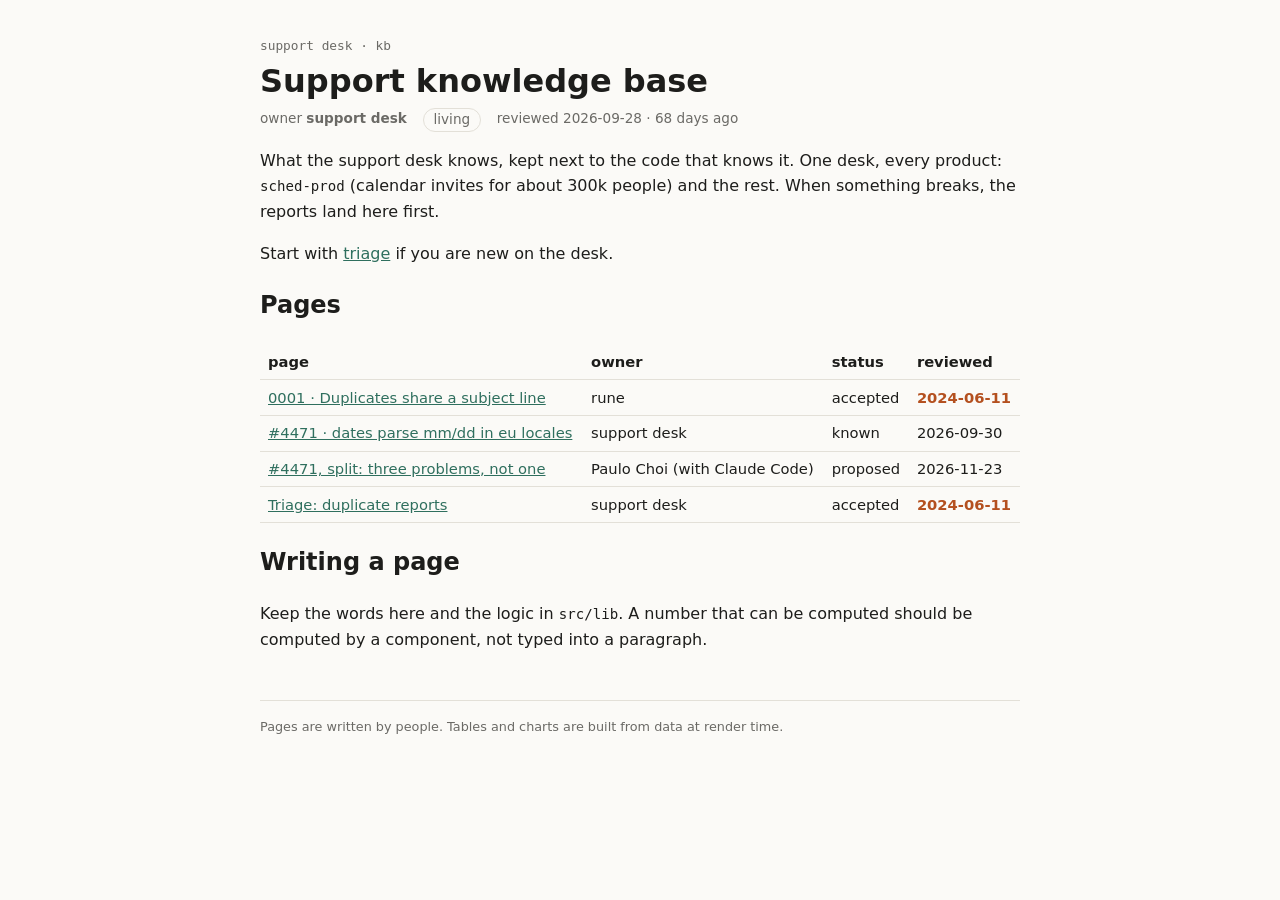
<file: render/kb/index.html>
<!doctype html>
<html lang="en">
  <head>
    <meta charset="utf-8" />
    <meta name="viewport" content="width=device-width, initial-scale=1" />
    <link href="../_app/immutable/entry/start.GxCTZvy5.js" rel="modulepreload">
		<link href="../_app/immutable/chunks/DnoyNMba.js" rel="modulepreload">
		<link href="../_app/immutable/chunks/Cayddm1k.js" rel="modulepreload">
		<link href="../_app/immutable/chunks/DXhvxdpI.js" rel="modulepreload">
		<link href="../_app/immutable/entry/app.BaFocCQ2.js" rel="modulepreload">
		<link href="../_app/immutable/chunks/4HIIzLmj.js" rel="modulepreload">
		<link href="../_app/immutable/chunks/B4WlwwdY.js" rel="modulepreload">
		<link href="../_app/immutable/chunks/CGyox8To.js" rel="modulepreload">
		<link href="../_app/immutable/chunks/gCpT5-Oq.js" rel="modulepreload">
		<link href="../_app/immutable/nodes/0.Cg-FDWb4.js" rel="modulepreload">
		<link href="../_app/immutable/chunks/BHsyMl1J.js" rel="modulepreload">
		<link href="../_app/immutable/nodes/2.BQu6oiw4.js" rel="modulepreload">
		<link href="../_app/immutable/chunks/BMg7KjJ0.js" rel="modulepreload">
		<link href="../_app/immutable/chunks/BO0vhjoT.js" rel="modulepreload">
		<link href="../_app/immutable/chunks/B_UWeQbZ.js" rel="modulepreload">
		<link href="../_app/immutable/chunks/mmFhQATv.js" rel="modulepreload">
		<link href="../_app/immutable/chunks/Bl79Eh-K.js" rel="modulepreload">
		<link href="../_app/immutable/chunks/VinSAddv.js" rel="modulepreload">
		<link href="../_app/immutable/chunks/DTVd_a61.js" rel="modulepreload">
		<!--e2jw2j--><!----><title>Support knowledge base · support kb</title>
		<link href="../_app/immutable/assets/runbook.BhhgOc_n.css" rel="stylesheet">
		<link href="../_app/immutable/assets/Callout.yLErXQDM.css" rel="stylesheet">
		<link href="../_app/immutable/assets/CauseTable.DuKfINX_.css" rel="stylesheet">
		<link href="../_app/immutable/assets/5.RjyiLLnr.css" rel="stylesheet">
		<link href="../_app/immutable/assets/4.GlFZa8QJ.css" rel="stylesheet">
		<link href="../_app/immutable/assets/6.C3mwiGDj.css" rel="stylesheet">
		<link href="../_app/immutable/assets/2.Bt0MwIZg.css" rel="stylesheet">
  </head>
  <body data-sveltekit-preload-data="hover">
    <div style="display: contents"><!--[--><!--[0--><!--[--><!--[--><div class="kb svelte-e2jw2j"><header><a class="crumb svelte-e2jw2j" href="/kb">support desk · kb</a> <h1 class="svelte-e2jw2j">Support knowledge base</h1> <p class="meta svelte-e2jw2j"><span>owner <b>support desk</b></span> <span class="status living svelte-e2jw2j">living</span> <span class="svelte-e2jw2j">reviewed 2026-09-28 · 57 days ago</span></p></header> <!--[-1--><!--]--> <main><p>What the support desk knows, kept next to the code that knows it. One desk, every product: <code>sched-prod</code> (calendar invites for about 300k people) and the rest. When something breaks, the reports land here first.</p> <p>Start with <a href="/kb/triage/dedupe">triage</a> if you are new on the desk.</p> <h2>Pages</h2> <table><thead><tr><th>page</th><th>owner</th><th>status</th><th>reviewed</th></tr></thead><tbody><!--[--><tr><td><a href="/kb/decisions/0001-dedupe-by-subject">0001 · Duplicates share a subject line</a></td><td>rune</td><td>accepted</td><td class="svelte-tbc1ha stale">2024-06-11</td></tr><tr><td><a href="/kb/incidents/4471">#4471 · dates parse mm/dd in eu locales</a></td><td>support desk</td><td>known</td><td class="svelte-tbc1ha">2026-09-30</td></tr><tr><td><a href="/kb/incidents/4471-split">#4471, split: three problems, not one</a></td><td>Paulo Choi (with Claude Code)</td><td>proposed</td><td class="svelte-tbc1ha">2026-11-23</td></tr><tr><td><a href="/kb/triage/dedupe">Triage: duplicate reports</a></td><td>support desk</td><td>accepted</td><td class="svelte-tbc1ha stale">2024-06-11</td></tr><!--]--></tbody></table><!----> <h2>Writing a page</h2> <p>Keep the words here and the logic in <code>src/lib</code>. A number that can be computed should be
computed by a component, not typed into a paragraph.</p><!----></main> <footer class="svelte-e2jw2j">Pages are written by people. Tables and charts are built from data at render time.</footer></div><!--]--><!----><!--]--><!--]--> <!--[-1--><!--]--><!--]-->
			
			<script>
				{
					__sveltekit_gq6lyx = {
						base: new URL("..", location).pathname.slice(0, -1)
					};

					const element = document.currentScript.parentElement;

					Promise.all([
						import("../_app/immutable/entry/start.GxCTZvy5.js"),
						import("../_app/immutable/entry/app.BaFocCQ2.js")
					]).then(([kit, app]) => {
						kit.start(app, element, {
							node_ids: [0, 2],
							data: [null,null],
							form: null,
							error: null
						});
					});
				}
			</script>
		</div>
  </body>
</html>
</file>
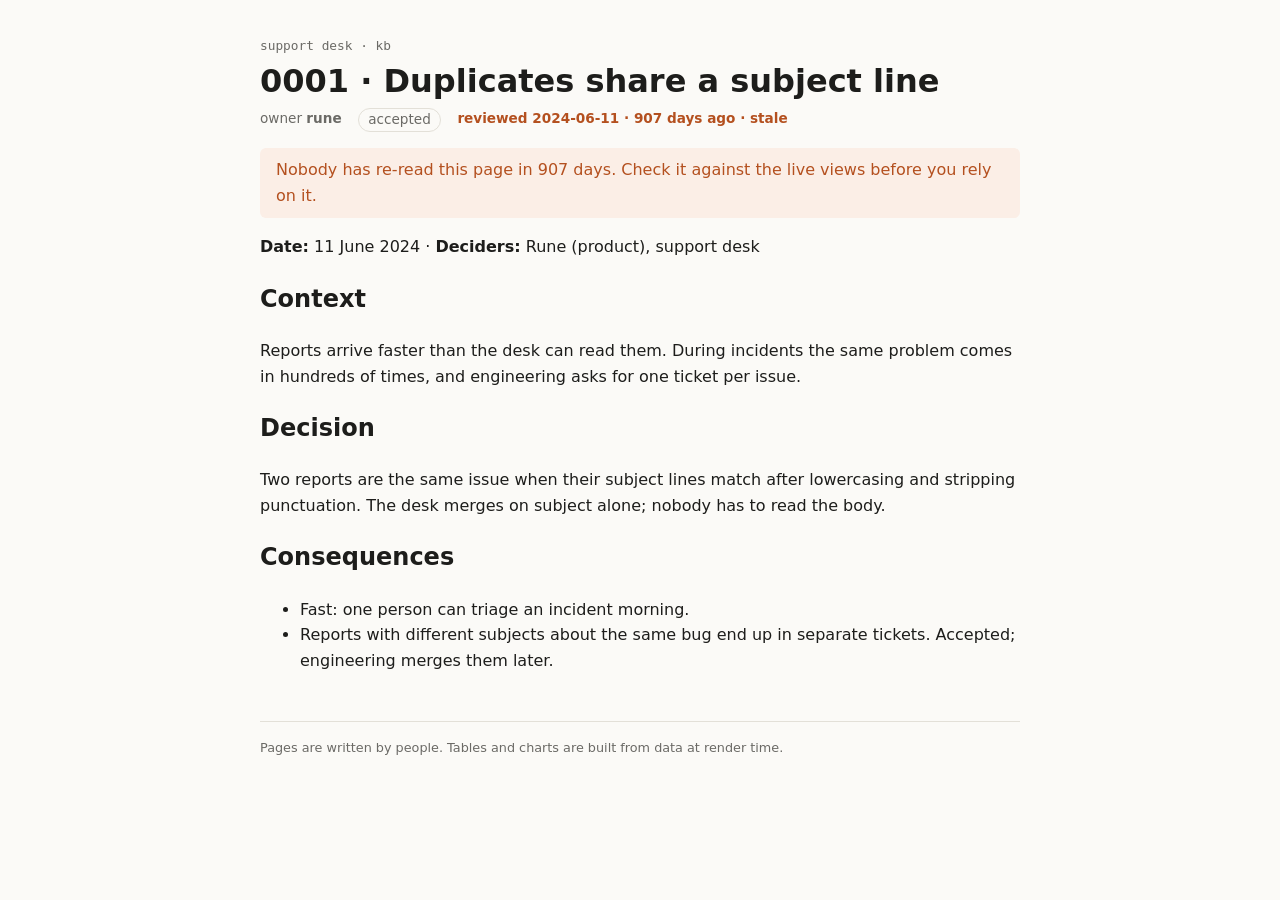
<file: render/kb/decisions/0001-dedupe-by-subject/index.html>
<!doctype html>
<html lang="en">
  <head>
    <meta charset="utf-8" />
    <meta name="viewport" content="width=device-width, initial-scale=1" />
    <link href="../../../_app/immutable/entry/start.GxCTZvy5.js" rel="modulepreload">
		<link href="../../../_app/immutable/chunks/DnoyNMba.js" rel="modulepreload">
		<link href="../../../_app/immutable/chunks/Cayddm1k.js" rel="modulepreload">
		<link href="../../../_app/immutable/chunks/DXhvxdpI.js" rel="modulepreload">
		<link href="../../../_app/immutable/entry/app.BaFocCQ2.js" rel="modulepreload">
		<link href="../../../_app/immutable/chunks/4HIIzLmj.js" rel="modulepreload">
		<link href="../../../_app/immutable/chunks/B4WlwwdY.js" rel="modulepreload">
		<link href="../../../_app/immutable/chunks/CGyox8To.js" rel="modulepreload">
		<link href="../../../_app/immutable/chunks/gCpT5-Oq.js" rel="modulepreload">
		<link href="../../../_app/immutable/nodes/0.Cg-FDWb4.js" rel="modulepreload">
		<link href="../../../_app/immutable/chunks/BHsyMl1J.js" rel="modulepreload">
		<link href="../../../_app/immutable/nodes/3.BIBIVNKV.js" rel="modulepreload">
		<link href="../../../_app/immutable/chunks/BO0vhjoT.js" rel="modulepreload">
		<link href="../../../_app/immutable/chunks/BMg7KjJ0.js" rel="modulepreload">
		<!--e2jw2j--><!----><title>0001 · Duplicates share a subject line · support kb</title>
		<link href="../../../_app/immutable/assets/runbook.BhhgOc_n.css" rel="stylesheet">
  </head>
  <body data-sveltekit-preload-data="hover">
    <div style="display: contents"><!--[--><!--[0--><!--[--><!--[--><div class="kb svelte-e2jw2j"><header><a class="crumb svelte-e2jw2j" href="/kb">support desk · kb</a> <h1 class="svelte-e2jw2j">0001 · Duplicates share a subject line</h1> <p class="meta svelte-e2jw2j"><span>owner <b>rune</b></span> <span class="status accepted svelte-e2jw2j">accepted</span> <span class="svelte-e2jw2j stale">reviewed 2024-06-11 · 896 days ago · stale</span></p></header> <!--[0--><p class="banner svelte-e2jw2j">Nobody has re-read this page in 896 days. Check it against the live views before you rely on it.</p><!--]--> <main><p><strong>Date:</strong> 11 June 2024 · <strong>Deciders:</strong> Rune (product), support desk</p> <h2>Context</h2> <p>Reports arrive faster than the desk can read them. During incidents the same problem comes in
hundreds of times, and engineering asks for one ticket per issue.</p> <h2>Decision</h2> <p>Two reports are the same issue when their subject lines match after lowercasing and stripping
punctuation. The desk merges on subject alone; nobody has to read the body.</p> <h2>Consequences</h2> <ul><li>Fast: one person can triage an incident morning.</li> <li>Reports with different subjects about the same bug end up in separate tickets. Accepted;
engineering merges them later.</li></ul><!----></main> <footer class="svelte-e2jw2j">Pages are written by people. Tables and charts are built from data at render time.</footer></div><!--]--><!----><!--]--><!--]--> <!--[-1--><!--]--><!--]-->
			
			<script>
				{
					__sveltekit_gq6lyx = {
						base: new URL("../../..", location).pathname.slice(0, -1)
					};

					const element = document.currentScript.parentElement;

					Promise.all([
						import("../../../_app/immutable/entry/start.GxCTZvy5.js"),
						import("../../../_app/immutable/entry/app.BaFocCQ2.js")
					]).then(([kit, app]) => {
						kit.start(app, element, {
							node_ids: [0, 3],
							data: [null,null],
							form: null,
							error: null
						});
					});
				}
			</script>
		</div>
  </body>
</html>
</file>
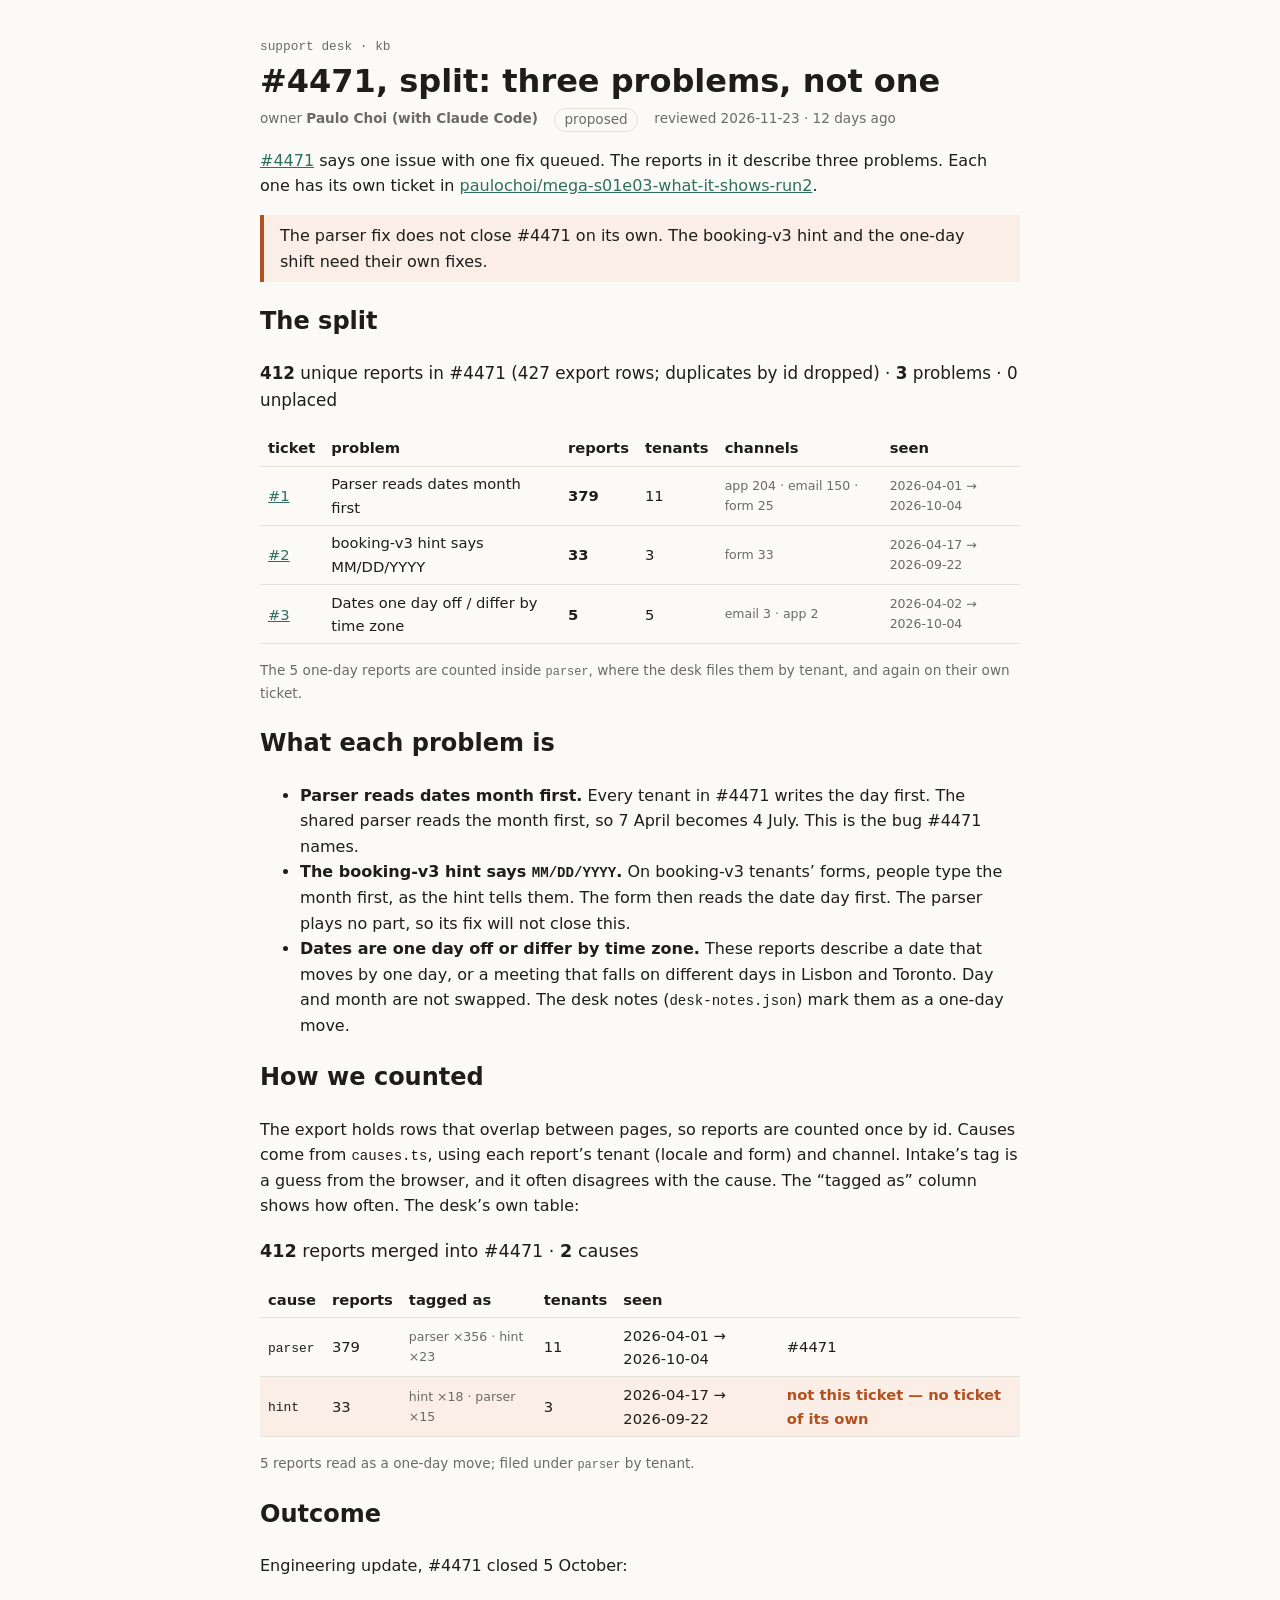
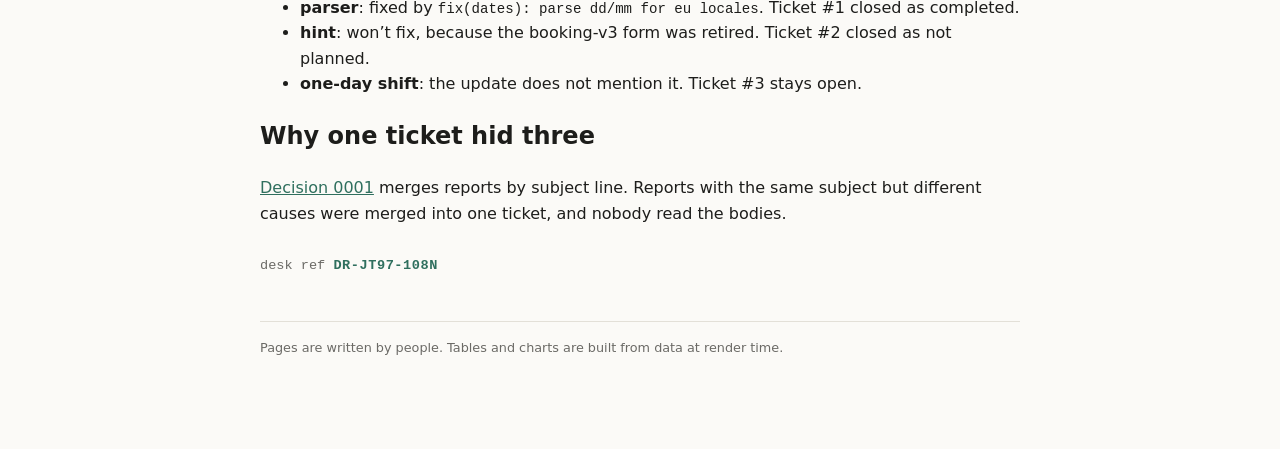
<file: render/kb/incidents/4471-split/index.html>
<!doctype html>
<html lang="en">
  <head>
    <meta charset="utf-8" />
    <meta name="viewport" content="width=device-width, initial-scale=1" />
    <link href="../../../_app/immutable/entry/start.GxCTZvy5.js" rel="modulepreload">
		<link href="../../../_app/immutable/chunks/DnoyNMba.js" rel="modulepreload">
		<link href="../../../_app/immutable/chunks/Cayddm1k.js" rel="modulepreload">
		<link href="../../../_app/immutable/chunks/DXhvxdpI.js" rel="modulepreload">
		<link href="../../../_app/immutable/entry/app.BaFocCQ2.js" rel="modulepreload">
		<link href="../../../_app/immutable/chunks/4HIIzLmj.js" rel="modulepreload">
		<link href="../../../_app/immutable/chunks/B4WlwwdY.js" rel="modulepreload">
		<link href="../../../_app/immutable/chunks/CGyox8To.js" rel="modulepreload">
		<link href="../../../_app/immutable/chunks/gCpT5-Oq.js" rel="modulepreload">
		<link href="../../../_app/immutable/nodes/0.Cg-FDWb4.js" rel="modulepreload">
		<link href="../../../_app/immutable/chunks/BHsyMl1J.js" rel="modulepreload">
		<link href="../../../_app/immutable/nodes/5.oSnZi0bC.js" rel="modulepreload">
		<link href="../../../_app/immutable/chunks/B_UWeQbZ.js" rel="modulepreload">
		<link href="../../../_app/immutable/chunks/BMg7KjJ0.js" rel="modulepreload">
		<link href="../../../_app/immutable/chunks/mmFhQATv.js" rel="modulepreload">
		<link href="../../../_app/immutable/chunks/Bl79Eh-K.js" rel="modulepreload">
		<!--e2jw2j--><!----><title>#4471, split: three problems, not one · support kb</title>
		<link href="../../../_app/immutable/assets/runbook.BhhgOc_n.css" rel="stylesheet">
		<link href="../../../_app/immutable/assets/Callout.yLErXQDM.css" rel="stylesheet">
		<link href="../../../_app/immutable/assets/CauseTable.DuKfINX_.css" rel="stylesheet">
		<link href="../../../_app/immutable/assets/5.RjyiLLnr.css" rel="stylesheet">
  </head>
  <body data-sveltekit-preload-data="hover">
    <div style="display: contents"><!--[--><!--[0--><!--[--><!--[--><div class="kb svelte-e2jw2j"><header><a class="crumb svelte-e2jw2j" href="/kb">support desk · kb</a> <h1 class="svelte-e2jw2j">#4471, split: three problems, not one</h1> <p class="meta svelte-e2jw2j"><span>owner <b>Paulo Choi (with Claude Code)</b></span> <span class="status proposed svelte-e2jw2j">proposed</span> <span class="svelte-e2jw2j">reviewed 2026-11-23 · 1 days ago</span></p></header> <!--[-1--><!--]--> <main><p><a href="/kb/incidents/4471">#4471</a> says one issue with one fix queued. The reports in it describe three problems.
Each one has its own ticket in <a href="https://github.com/paulochoi/mega-s01e03-what-it-shows-run2/issues" rel="nofollow">paulochoi/mega-s01e03-what-it-shows-run2</a>.</p> <aside class="warn svelte-17bri61"><!---->The parser fix does not close #4471 on its own. The booking-v3 hint and the one-day shift need their own fixes.<!----></aside><!----> <h2>The split</h2> <p class="sum svelte-h3x27m"><strong>412</strong> unique reports in #4471 (427 export rows; duplicates by id dropped) · <strong>3</strong> problems · 0 unplaced</p> <table><thead><tr><th>ticket</th><th>problem</th><th>reports</th><th>tenants</th><th>channels</th><th>seen</th></tr></thead><tbody><!--[--><tr><td><a href="https://github.com/paulochoi/mega-s01e03-what-it-shows-run2/issues/1">#1</a></td><td>Parser reads dates month first</td><td><strong>379</strong></td><td>11</td><td class="muted svelte-h3x27m">app 204 · email 150 · form 25</td><td class="muted svelte-h3x27m">2026-04-01 → 2026-10-04</td></tr><tr><td><a href="https://github.com/paulochoi/mega-s01e03-what-it-shows-run2/issues/2">#2</a></td><td>booking-v3 hint says MM/DD/YYYY</td><td><strong>33</strong></td><td>3</td><td class="muted svelte-h3x27m">form 33</td><td class="muted svelte-h3x27m">2026-04-17 → 2026-09-22</td></tr><tr><td><a href="https://github.com/paulochoi/mega-s01e03-what-it-shows-run2/issues/3">#3</a></td><td>Dates one day off / differ by time zone</td><td><strong>5</strong></td><td>5</td><td class="muted svelte-h3x27m">email 3 · app 2</td><td class="muted svelte-h3x27m">2026-04-02 → 2026-10-04</td></tr><!--]--></tbody></table> <p class="muted svelte-h3x27m">The 5 one-day reports are counted inside <code>parser</code>, where the desk files them by tenant, and again on their own ticket.</p><!----> <h2>What each problem is</h2> <ul><li><strong>Parser reads dates month first.</strong> Every tenant in #4471 writes the day first. The shared parser reads the month first, so 7 April becomes 4 July. This is the bug #4471 names.</li> <li><strong>The booking-v3 hint says <code>MM/DD/YYYY</code>.</strong> On booking-v3 tenants’ forms, people type the month first, as the hint tells them. The form then reads the date day first. The parser plays no part, so its fix will not close this.</li> <li><strong>Dates are one day off or differ by time zone.</strong> These reports describe a date that moves by one day, or a meeting that falls on different days in Lisbon and Toronto. Day and month are not swapped. The desk notes (<code>desk-notes.json</code>) mark them as a one-day move.</li></ul> <h2>How we counted</h2> <p>The export holds rows that overlap between pages, so reports are counted once by id. Causes come from <code>causes.ts</code>, using each report’s tenant (locale and form) and channel. Intake’s tag is a guess from the browser, and it often disagrees with the cause. The “tagged as” column shows how often. The desk’s own table:</p> <p class="sum svelte-12oyimm"><strong>412</strong> reports merged into #4471 · <strong>2</strong> causes</p> <table><thead><tr><th>cause</th><th>reports</th><th>tagged as</th><th>tenants</th><th>seen</th><th></th></tr></thead><tbody><!--[--><tr class="svelte-12oyimm"><td class="svelte-12oyimm"><code>parser</code></td><td class="svelte-12oyimm">379</td><td class="tags svelte-12oyimm">parser ×356 · hint ×23</td><td class="svelte-12oyimm">11</td><td class="svelte-12oyimm">2026-04-01 → 2026-10-04</td><td class="svelte-12oyimm">#4471</td></tr><tr class="svelte-12oyimm wrong"><td class="svelte-12oyimm"><code>hint</code></td><td class="svelte-12oyimm">33</td><td class="tags svelte-12oyimm">hint ×18 · parser ×15</td><td class="svelte-12oyimm">3</td><td class="svelte-12oyimm">2026-04-17 → 2026-09-22</td><td class="svelte-12oyimm">not this ticket — no ticket of its own</td></tr><!--]--></tbody></table> <!--[--><!--[0--><p class="note svelte-12oyimm">5 reports read as a one-day move; filed under <code>parser</code> by tenant.</p><!--]--><!--[-1--><!--]--><!--]--><!----> <h2>Outcome</h2> <p>Engineering update, #4471 closed 5 October:</p> <ul><li><strong>parser</strong>: fixed by <code>fix(dates): parse dd/mm for eu locales</code>. Ticket #1 closed as completed.</li> <li><strong>hint</strong>: won’t fix, because the booking-v3 form was retired. Ticket #2 closed as not planned.</li> <li><strong>one-day shift</strong>: the update does not mention it. Ticket #3 stays open.</li></ul> <h2>Why one ticket hid three</h2> <p><a href="/kb/decisions/0001-dedupe-by-subject">Decision 0001</a> merges reports by subject line. Reports with the same subject but different causes were merged into one ticket, and nobody read the bodies.</p> <!--[0--><p class="stamp svelte-1280m42">desk ref <b class="svelte-1280m42">DR-JT97-108N</b></p><!--]--><!----><!----></main> <footer class="svelte-e2jw2j">Pages are written by people. Tables and charts are built from data at render time.</footer></div><!--]--><!----><!--]--><!--]--> <!--[-1--><!--]--><!--]-->
			
			<script>
				{
					__sveltekit_gq6lyx = {
						base: new URL("../../..", location).pathname.slice(0, -1)
					};

					const element = document.currentScript.parentElement;

					Promise.all([
						import("../../../_app/immutable/entry/start.GxCTZvy5.js"),
						import("../../../_app/immutable/entry/app.BaFocCQ2.js")
					]).then(([kit, app]) => {
						kit.start(app, element, {
							node_ids: [0, 5],
							data: [null,null],
							form: null,
							error: null
						});
					});
				}
			</script>
		</div>
  </body>
</html>
</file>
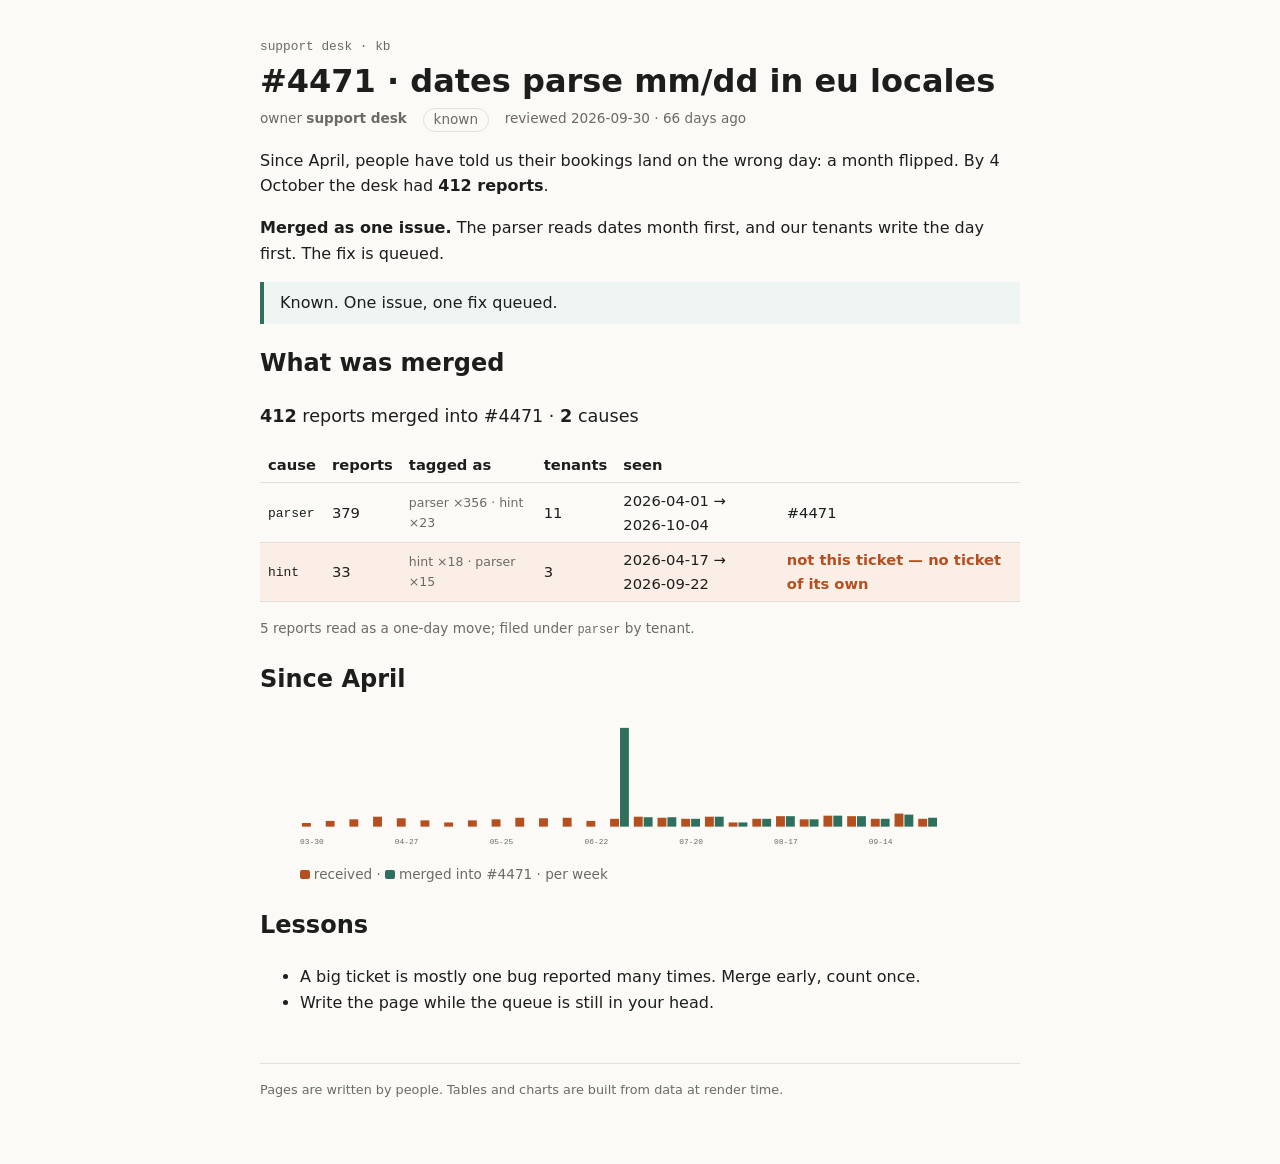
<file: render/kb/incidents/4471/index.html>
<!doctype html>
<html lang="en">
  <head>
    <meta charset="utf-8" />
    <meta name="viewport" content="width=device-width, initial-scale=1" />
    <link href="../../../_app/immutable/entry/start.GxCTZvy5.js" rel="modulepreload">
		<link href="../../../_app/immutable/chunks/DnoyNMba.js" rel="modulepreload">
		<link href="../../../_app/immutable/chunks/Cayddm1k.js" rel="modulepreload">
		<link href="../../../_app/immutable/chunks/DXhvxdpI.js" rel="modulepreload">
		<link href="../../../_app/immutable/entry/app.BaFocCQ2.js" rel="modulepreload">
		<link href="../../../_app/immutable/chunks/4HIIzLmj.js" rel="modulepreload">
		<link href="../../../_app/immutable/chunks/B4WlwwdY.js" rel="modulepreload">
		<link href="../../../_app/immutable/chunks/CGyox8To.js" rel="modulepreload">
		<link href="../../../_app/immutable/chunks/gCpT5-Oq.js" rel="modulepreload">
		<link href="../../../_app/immutable/nodes/0.Cg-FDWb4.js" rel="modulepreload">
		<link href="../../../_app/immutable/chunks/BHsyMl1J.js" rel="modulepreload">
		<link href="../../../_app/immutable/nodes/4.Dl2f21Vv.js" rel="modulepreload">
		<link href="../../../_app/immutable/chunks/VinSAddv.js" rel="modulepreload">
		<link href="../../../_app/immutable/chunks/BMg7KjJ0.js" rel="modulepreload">
		<link href="../../../_app/immutable/chunks/Bl79Eh-K.js" rel="modulepreload">
		<link href="../../../_app/immutable/chunks/mmFhQATv.js" rel="modulepreload">
		<!--e2jw2j--><!----><title>#4471 · dates parse mm/dd in eu locales · support kb</title>
		<link href="../../../_app/immutable/assets/runbook.BhhgOc_n.css" rel="stylesheet">
		<link href="../../../_app/immutable/assets/Callout.yLErXQDM.css" rel="stylesheet">
		<link href="../../../_app/immutable/assets/CauseTable.DuKfINX_.css" rel="stylesheet">
		<link href="../../../_app/immutable/assets/4.GlFZa8QJ.css" rel="stylesheet">
  </head>
  <body data-sveltekit-preload-data="hover">
    <div style="display: contents"><!--[--><!--[0--><!--[--><!--[--><div class="kb svelte-e2jw2j"><header><a class="crumb svelte-e2jw2j" href="/kb">support desk · kb</a> <h1 class="svelte-e2jw2j">#4471 · dates parse mm/dd in eu locales</h1> <p class="meta svelte-e2jw2j"><span>owner <b>support desk</b></span> <span class="status known svelte-e2jw2j">known</span> <span class="svelte-e2jw2j">reviewed 2026-09-30 · 55 days ago</span></p></header> <!--[-1--><!--]--> <main><p>Since April, people have told us their bookings land on the wrong day: a month flipped. By
4 October the desk had <strong>412 reports</strong>.</p> <p><strong>Merged as one issue.</strong> The parser reads dates month first, and our tenants write the day
first. The fix is queued.</p> <aside class="note svelte-17bri61"><!---->Known. One issue, one fix queued.<!----></aside><!----> <h2>What was merged</h2> <p class="sum svelte-12oyimm"><strong>412</strong> reports merged into #4471 · <strong>2</strong> causes</p> <table><thead><tr><th>cause</th><th>reports</th><th>tagged as</th><th>tenants</th><th>seen</th><th></th></tr></thead><tbody><!--[--><tr class="svelte-12oyimm"><td class="svelte-12oyimm"><code>parser</code></td><td class="svelte-12oyimm">379</td><td class="tags svelte-12oyimm">parser ×356 · hint ×23</td><td class="svelte-12oyimm">11</td><td class="svelte-12oyimm">2026-04-01 → 2026-10-04</td><td class="svelte-12oyimm">#4471</td></tr><tr class="svelte-12oyimm wrong"><td class="svelte-12oyimm"><code>hint</code></td><td class="svelte-12oyimm">33</td><td class="tags svelte-12oyimm">hint ×18 · parser ×15</td><td class="svelte-12oyimm">3</td><td class="svelte-12oyimm">2026-04-17 → 2026-09-22</td><td class="svelte-12oyimm">not this ticket — no ticket of its own</td></tr><!--]--></tbody></table> <!--[--><!--[0--><p class="note svelte-12oyimm">5 reports read as a one-day move; filed under <code>parser</code> by tenant.</p><!--]--><!--[-1--><!--]--><!--]--><!----> <h2>Since April</h2> <figure><svg viewBox="0 0 648 140" role="img" aria-label="reports received and merged into #4471, per week" class="svelte-18a6qal"><!--[--><rect class="in svelte-18a6qal" x="2" y="106.29629629629629" width="9" height="3.7037037037037033"></rect><rect class="merged svelte-18a6qal" x="12" y="110" width="9" height="0"></rect><!--[0--><text x="12" y="128" class="svelte-18a6qal">03-30</text><!--]--><rect class="in svelte-18a6qal" x="26" y="104.17989417989418" width="9" height="5.82010582010582"></rect><rect class="merged svelte-18a6qal" x="36" y="110" width="9" height="0"></rect><!--[-1--><!--]--><rect class="in svelte-18a6qal" x="50" y="102.5925925925926" width="9" height="7.4074074074074066"></rect><rect class="merged svelte-18a6qal" x="60" y="110" width="9" height="0"></rect><!--[-1--><!--]--><rect class="in svelte-18a6qal" x="74" y="99.94708994708995" width="9" height="10.052910052910052"></rect><rect class="merged svelte-18a6qal" x="84" y="110" width="9" height="0"></rect><!--[-1--><!--]--><rect class="in svelte-18a6qal" x="98" y="101.53439153439153" width="9" height="8.465608465608465"></rect><rect class="merged svelte-18a6qal" x="108" y="110" width="9" height="0"></rect><!--[0--><text x="108" y="128" class="svelte-18a6qal">04-27</text><!--]--><rect class="in svelte-18a6qal" x="122" y="103.65079365079364" width="9" height="6.349206349206349"></rect><rect class="merged svelte-18a6qal" x="132" y="110" width="9" height="0"></rect><!--[-1--><!--]--><rect class="in svelte-18a6qal" x="146" y="105.76719576719577" width="9" height="4.232804232804233"></rect><rect class="merged svelte-18a6qal" x="156" y="110" width="9" height="0"></rect><!--[-1--><!--]--><rect class="in svelte-18a6qal" x="170" y="103.65079365079364" width="9" height="6.349206349206349"></rect><rect class="merged svelte-18a6qal" x="180" y="110" width="9" height="0"></rect><!--[-1--><!--]--><rect class="in svelte-18a6qal" x="194" y="102.5925925925926" width="9" height="7.4074074074074066"></rect><rect class="merged svelte-18a6qal" x="204" y="110" width="9" height="0"></rect><!--[0--><text x="204" y="128" class="svelte-18a6qal">05-25</text><!--]--><rect class="in svelte-18a6qal" x="218" y="101.00529100529101" width="9" height="8.994708994708994"></rect><rect class="merged svelte-18a6qal" x="228" y="110" width="9" height="0"></rect><!--[-1--><!--]--><rect class="in svelte-18a6qal" x="242" y="101.53439153439153" width="9" height="8.465608465608465"></rect><rect class="merged svelte-18a6qal" x="252" y="110" width="9" height="0"></rect><!--[-1--><!--]--><rect class="in svelte-18a6qal" x="266" y="101.00529100529101" width="9" height="8.994708994708994"></rect><rect class="merged svelte-18a6qal" x="276" y="110" width="9" height="0"></rect><!--[-1--><!--]--><rect class="in svelte-18a6qal" x="290" y="104.17989417989418" width="9" height="5.82010582010582"></rect><rect class="merged svelte-18a6qal" x="300" y="110" width="9" height="0"></rect><!--[0--><text x="300" y="128" class="svelte-18a6qal">06-22</text><!--]--><rect class="in svelte-18a6qal" x="314" y="102.06349206349206" width="9" height="7.936507936507936"></rect><rect class="merged svelte-18a6qal" x="324" y="10" width="9" height="100"></rect><!--[-1--><!--]--><rect class="in svelte-18a6qal" x="338" y="99.94708994708995" width="9" height="10.052910052910052"></rect><rect class="merged svelte-18a6qal" x="348" y="100.47619047619048" width="9" height="9.523809523809524"></rect><!--[-1--><!--]--><rect class="in svelte-18a6qal" x="362" y="101.00529100529101" width="9" height="8.994708994708994"></rect><rect class="merged svelte-18a6qal" x="372" y="100.47619047619048" width="9" height="9.523809523809524"></rect><!--[-1--><!--]--><rect class="in svelte-18a6qal" x="386" y="102.06349206349206" width="9" height="7.936507936507936"></rect><rect class="merged svelte-18a6qal" x="396" y="102.06349206349206" width="9" height="7.936507936507936"></rect><!--[0--><text x="396" y="128" class="svelte-18a6qal">07-20</text><!--]--><rect class="in svelte-18a6qal" x="410" y="99.94708994708995" width="9" height="10.052910052910052"></rect><rect class="merged svelte-18a6qal" x="420" y="99.94708994708995" width="9" height="10.052910052910052"></rect><!--[-1--><!--]--><rect class="in svelte-18a6qal" x="434" y="105.76719576719577" width="9" height="4.232804232804233"></rect><rect class="merged svelte-18a6qal" x="444" y="105.76719576719577" width="9" height="4.232804232804233"></rect><!--[-1--><!--]--><rect class="in svelte-18a6qal" x="458" y="102.06349206349206" width="9" height="7.936507936507936"></rect><rect class="merged svelte-18a6qal" x="468" y="102.06349206349206" width="9" height="7.936507936507936"></rect><!--[-1--><!--]--><rect class="in svelte-18a6qal" x="482" y="99.41798941798942" width="9" height="10.582010582010582"></rect><rect class="merged svelte-18a6qal" x="492" y="99.41798941798942" width="9" height="10.582010582010582"></rect><!--[0--><text x="492" y="128" class="svelte-18a6qal">08-17</text><!--]--><rect class="in svelte-18a6qal" x="506" y="102.5925925925926" width="9" height="7.4074074074074066"></rect><rect class="merged svelte-18a6qal" x="516" y="102.5925925925926" width="9" height="7.4074074074074066"></rect><!--[-1--><!--]--><rect class="in svelte-18a6qal" x="530" y="98.88888888888889" width="9" height="11.11111111111111"></rect><rect class="merged svelte-18a6qal" x="540" y="98.88888888888889" width="9" height="11.11111111111111"></rect><!--[-1--><!--]--><rect class="in svelte-18a6qal" x="554" y="99.41798941798942" width="9" height="10.582010582010582"></rect><rect class="merged svelte-18a6qal" x="564" y="99.41798941798942" width="9" height="10.582010582010582"></rect><!--[-1--><!--]--><rect class="in svelte-18a6qal" x="578" y="102.06349206349206" width="9" height="7.936507936507936"></rect><rect class="merged svelte-18a6qal" x="588" y="102.06349206349206" width="9" height="7.936507936507936"></rect><!--[0--><text x="588" y="128" class="svelte-18a6qal">09-14</text><!--]--><rect class="in svelte-18a6qal" x="602" y="96.77248677248677" width="9" height="13.227513227513226"></rect><rect class="merged svelte-18a6qal" x="612" y="97.83068783068784" width="9" height="12.16931216931217"></rect><!--[-1--><!--]--><rect class="in svelte-18a6qal" x="626" y="102.06349206349206" width="9" height="7.936507936507936"></rect><rect class="merged svelte-18a6qal" x="636" y="101.00529100529101" width="9" height="8.994708994708994"></rect><!--[-1--><!--]--><!--]--></svg> <figcaption class="svelte-18a6qal"><span class="key in svelte-18a6qal"></span> received · <span class="key merged svelte-18a6qal"></span> merged into #4471 · per week</figcaption></figure><!----> <h2>Lessons</h2> <ul><li>A big ticket is mostly one bug reported many times. Merge early, count once.</li> <li>Write the page while the queue is still in your head.</li></ul><!----></main> <footer class="svelte-e2jw2j">Pages are written by people. Tables and charts are built from data at render time.</footer></div><!--]--><!----><!--]--><!--]--> <!--[-1--><!--]--><!--]-->
			
			<script>
				{
					__sveltekit_gq6lyx = {
						base: new URL("../../..", location).pathname.slice(0, -1)
					};

					const element = document.currentScript.parentElement;

					Promise.all([
						import("../../../_app/immutable/entry/start.GxCTZvy5.js"),
						import("../../../_app/immutable/entry/app.BaFocCQ2.js")
					]).then(([kit, app]) => {
						kit.start(app, element, {
							node_ids: [0, 4],
							data: [null,null],
							form: null,
							error: null
						});
					});
				}
			</script>
		</div>
  </body>
</html>
</file>
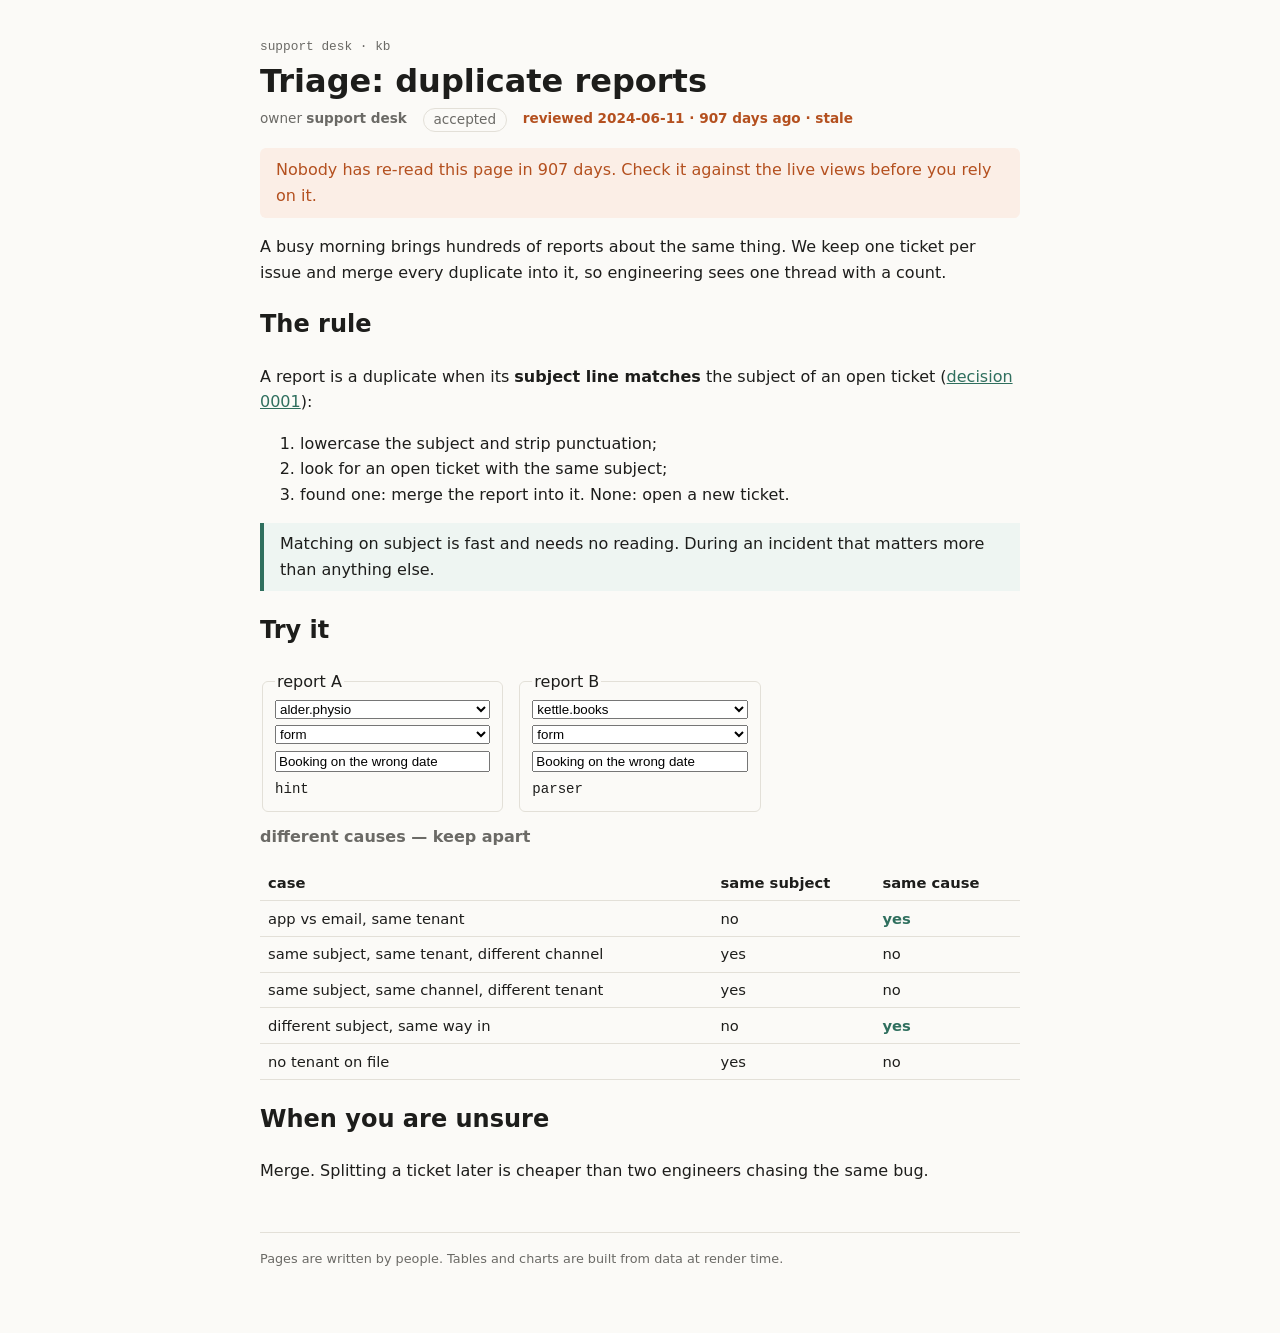
<file: render/kb/triage/dedupe/index.html>
<!doctype html>
<html lang="en">
  <head>
    <meta charset="utf-8" />
    <meta name="viewport" content="width=device-width, initial-scale=1" />
    <link href="../../../_app/immutable/entry/start.GxCTZvy5.js" rel="modulepreload">
		<link href="../../../_app/immutable/chunks/DnoyNMba.js" rel="modulepreload">
		<link href="../../../_app/immutable/chunks/Cayddm1k.js" rel="modulepreload">
		<link href="../../../_app/immutable/chunks/DXhvxdpI.js" rel="modulepreload">
		<link href="../../../_app/immutable/entry/app.BaFocCQ2.js" rel="modulepreload">
		<link href="../../../_app/immutable/chunks/4HIIzLmj.js" rel="modulepreload">
		<link href="../../../_app/immutable/chunks/B4WlwwdY.js" rel="modulepreload">
		<link href="../../../_app/immutable/chunks/CGyox8To.js" rel="modulepreload">
		<link href="../../../_app/immutable/chunks/gCpT5-Oq.js" rel="modulepreload">
		<link href="../../../_app/immutable/nodes/0.Cg-FDWb4.js" rel="modulepreload">
		<link href="../../../_app/immutable/chunks/BHsyMl1J.js" rel="modulepreload">
		<link href="../../../_app/immutable/nodes/6.BL7FnKuD.js" rel="modulepreload">
		<link href="../../../_app/immutable/chunks/DTVd_a61.js" rel="modulepreload">
		<link href="../../../_app/immutable/chunks/BMg7KjJ0.js" rel="modulepreload">
		<link href="../../../_app/immutable/chunks/mmFhQATv.js" rel="modulepreload">
		<!--e2jw2j--><!----><title>Triage: duplicate reports · support kb</title>
		<link href="../../../_app/immutable/assets/runbook.BhhgOc_n.css" rel="stylesheet">
		<link href="../../../_app/immutable/assets/Callout.yLErXQDM.css" rel="stylesheet">
		<link href="../../../_app/immutable/assets/6.C3mwiGDj.css" rel="stylesheet">
  </head>
  <body data-sveltekit-preload-data="hover">
    <div style="display: contents"><!--[--><!--[0--><!--[--><!--[--><div class="kb svelte-e2jw2j"><header><a class="crumb svelte-e2jw2j" href="/kb">support desk · kb</a> <h1 class="svelte-e2jw2j">Triage: duplicate reports</h1> <p class="meta svelte-e2jw2j"><span>owner <b>support desk</b></span> <span class="status accepted svelte-e2jw2j">accepted</span> <span class="svelte-e2jw2j stale">reviewed 2024-06-11 · 896 days ago · stale</span></p></header> <!--[0--><p class="banner svelte-e2jw2j">Nobody has re-read this page in 896 days. Check it against the live views before you rely on it.</p><!--]--> <main><p>A busy morning brings hundreds of reports about the same thing. We keep one ticket per issue
and merge every duplicate into it, so engineering sees one thread with a count.</p> <h2>The rule</h2> <p>A report is a duplicate when its <strong>subject line matches</strong> the subject of an open ticket
(<a href="/kb/decisions/0001-dedupe-by-subject">decision 0001</a>):</p> <ol><li>lowercase the subject and strip punctuation;</li> <li>look for an open ticket with the same subject;</li> <li>found one: merge the report into it. None: open a new ticket.</li></ol> <aside class="note svelte-17bri61"><!---->Matching on subject is fast and needs no reading. During an incident that matters more than
anything else.<!----></aside><!----> <h2>Try it</h2> <div class="try svelte-gq0h2h"><!--[--><fieldset class="svelte-gq0h2h"><legend>report A</legend> <select aria-label="tenant"><!--[--><option selected="">alder.physio</option><option>copper.studio</option><option>harbour.dental</option><option>kettle.books</option><option>lantern.row</option><option>long.table</option><option>morrow.tax</option><option>nine.lanterns</option><option>pale.harbour</option><option>ridge.clinic</option><option>stone.and.sons</option><!--]--></select> <select aria-label="channel"><!--[--><option>app</option><option>email</option><option selected="">form</option><!--]--></select> <input value="Booking on the wrong date" aria-label="subject"/> <code>hint</code></fieldset><fieldset class="svelte-gq0h2h"><legend>report B</legend> <select aria-label="tenant"><!--[--><option>alder.physio</option><option>copper.studio</option><option>harbour.dental</option><option selected="">kettle.books</option><option>lantern.row</option><option>long.table</option><option>morrow.tax</option><option>nine.lanterns</option><option>pale.harbour</option><option>ridge.clinic</option><option>stone.and.sons</option><!--]--></select> <select aria-label="channel"><!--[--><option>app</option><option>email</option><option selected="">form</option><!--]--></select> <input value="Booking on the wrong date" aria-label="subject"/> <code>parser</code></fieldset><!--]--> <p class="verdict svelte-gq0h2h">different causes — keep apart</p></div> <table><thead><tr><th>case</th><th>same subject</th><th>same cause</th></tr></thead><tbody><!--[--><tr><td>app vs email, same tenant</td><td>no</td><td class="svelte-gq0h2h dup">yes</td></tr><tr><td>same subject, same tenant, different channel</td><td>yes</td><td class="svelte-gq0h2h">no</td></tr><tr><td>same subject, same channel, different tenant</td><td>yes</td><td class="svelte-gq0h2h">no</td></tr><tr><td>different subject, same way in</td><td>no</td><td class="svelte-gq0h2h dup">yes</td></tr><tr><td>no tenant on file</td><td>yes</td><td class="svelte-gq0h2h">no</td></tr><!--]--></tbody></table><!----> <h2>When you are unsure</h2> <p>Merge. Splitting a ticket later is cheaper than two engineers chasing the same bug.</p><!----></main> <footer class="svelte-e2jw2j">Pages are written by people. Tables and charts are built from data at render time.</footer></div><!--]--><!----><!--]--><!--]--> <!--[-1--><!--]--><!--]-->
			
			<script>
				{
					__sveltekit_gq6lyx = {
						base: new URL("../../..", location).pathname.slice(0, -1)
					};

					const element = document.currentScript.parentElement;

					Promise.all([
						import("../../../_app/immutable/entry/start.GxCTZvy5.js"),
						import("../../../_app/immutable/entry/app.BaFocCQ2.js")
					]).then(([kit, app]) => {
						kit.start(app, element, {
							node_ids: [0, 6],
							data: [null,null],
							form: null,
							error: null
						});
					});
				}
			</script>
		</div>
  </body>
</html>
</file>
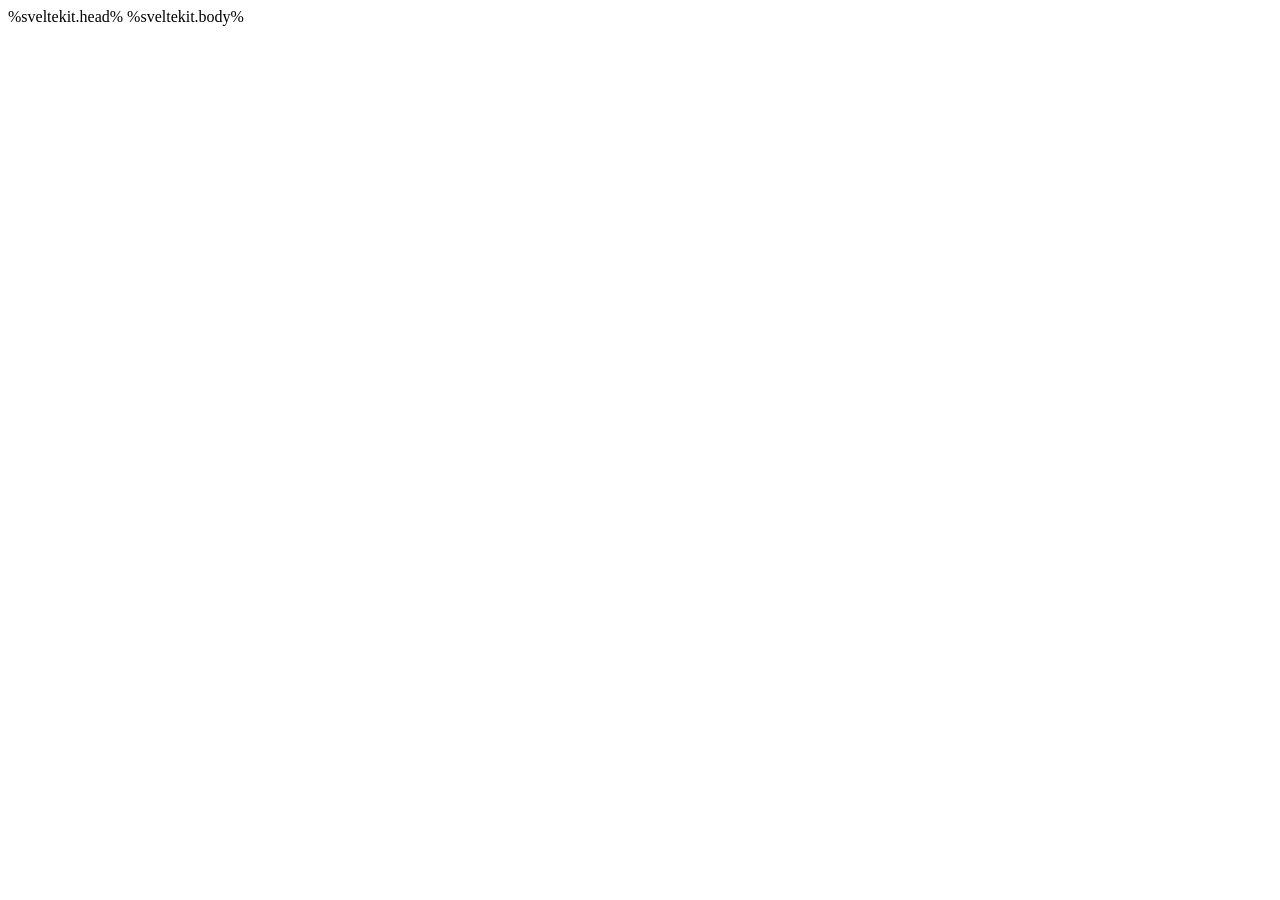
<file: src/app.html>
<!doctype html>
<html lang="en">
  <head>
    <meta charset="utf-8" />
    <meta name="viewport" content="width=device-width, initial-scale=1" />
    %sveltekit.head%
  </head>
  <body data-sveltekit-preload-data="hover">
    <div style="display: contents">%sveltekit.body%</div>
  </body>
</html>
</file>
<file: render/_app/immutable/assets/runbook.BhhgOc_n.css>
:root{--bg: #fbfaf7;--fg: #1d1d1b;--muted: #6b6a66;--line: #e3e0d8;--accent: #2f6f5e;--warn: #b4501f;--warn-bg: #fbeee6;--note-bg: #eef5f2;--mono: ui-monospace, "Cascadia Code", Menlo, monospace}@media(prefers-color-scheme:dark){:root{--bg: #171716;--fg: #ecebe6;--muted: #9c9a93;--line: #34332f;--accent: #6fbfa6;--warn: #f0905d;--warn-bg: #3a2418;--note-bg: #1d2c27}}body{margin:0;background:var(--bg);color:var(--fg);font:16px/1.6 system-ui,sans-serif}.kb table{border-collapse:collapse;width:100%;margin:1rem 0;font-size:.92rem}.kb th,.kb td{border-bottom:1px solid var(--line);padding:.35rem .5rem;text-align:left}.kb code{font-family:var(--mono);font-size:.88em}.kb a{color:var(--accent)}.kb.svelte-e2jw2j{max-width:760px;margin:0 auto;padding:2rem 16px 4rem}.crumb.svelte-e2jw2j{font:.8rem var(--mono);text-decoration:none;color:var(--muted)}h1.svelte-e2jw2j{margin:.25rem 0 .5rem;line-height:1.2}.meta.svelte-e2jw2j{display:flex;flex-wrap:wrap;gap:.5rem 1rem;color:var(--muted);font-size:.85rem;margin:0}.status.svelte-e2jw2j{border:1px solid var(--line);border-radius:99px;padding:0 .6rem}.stale.svelte-e2jw2j{color:var(--warn);font-weight:600}.banner.svelte-e2jw2j{background:var(--warn-bg);color:var(--warn);padding:.6rem 1rem;border-radius:6px}footer.svelte-e2jw2j{margin-top:3rem;color:var(--muted);font-size:.8rem;border-top:1px solid var(--line);padding-top:1rem}
</file>
<file: render/_app/immutable/assets/Callout.yLErXQDM.css>
aside.svelte-17bri61{border-left:4px solid var(--accent);padding:.5rem 1rem;margin:1rem 0;background:var(--note-bg)}aside.warn.svelte-17bri61{border-color:var(--warn);background:var(--warn-bg)}
</file>
<file: render/_app/immutable/assets/CauseTable.DuKfINX_.css>
.sum.svelte-12oyimm{font-size:1.1rem}.tags.svelte-12oyimm,.note.svelte-12oyimm{color:var(--muted);font-size:.85em}.wrong.svelte-12oyimm td:where(.svelte-12oyimm){background:var(--warn-bg)}.wrong.svelte-12oyimm td:where(.svelte-12oyimm):last-child{color:var(--warn);font-weight:600}
</file>
<file: render/_app/immutable/assets/5.RjyiLLnr.css>
.sum.svelte-h3x27m{font-size:1.05rem}.muted.svelte-h3x27m{color:var(--muted);font-size:.85em}.stamp.svelte-1280m42{margin:2rem 0 0;font:.85rem var(--mono);color:var(--muted)}.stamp.svelte-1280m42 b:where(.svelte-1280m42){color:var(--accent);letter-spacing:.04em}.missing.svelte-1280m42{color:var(--warn)}
</file>
<file: render/_app/immutable/assets/4.GlFZa8QJ.css>
svg.svelte-18a6qal{width:100%;max-width:640px}.in.svelte-18a6qal{fill:var(--warn)}.merged.svelte-18a6qal{fill:var(--accent)}text.svelte-18a6qal{font:8px var(--mono);fill:var(--muted);text-anchor:middle}figcaption.svelte-18a6qal{color:var(--muted);font-size:.85rem}.key.svelte-18a6qal{display:inline-block;width:.7em;height:.7em;border-radius:2px}.key.in.svelte-18a6qal{background:var(--warn)}.key.merged.svelte-18a6qal{background:var(--accent)}
</file>
<file: render/_app/immutable/assets/6.C3mwiGDj.css>
.try.svelte-gq0h2h{display:grid;grid-template-columns:repeat(auto-fit,minmax(220px,1fr));gap:.75rem;margin:1rem 0}fieldset.svelte-gq0h2h{display:grid;gap:.4rem;border:1px solid var(--line);border-radius:6px}.verdict.svelte-gq0h2h{grid-column:1 / -1;margin:0;font-weight:600;color:var(--muted)}.dup.svelte-gq0h2h{color:var(--accent);font-weight:600}
</file>
<file: render/_app/immutable/assets/2.Bt0MwIZg.css>
.stale.svelte-tbc1ha{color:var(--warn);font-weight:600}
</file>
